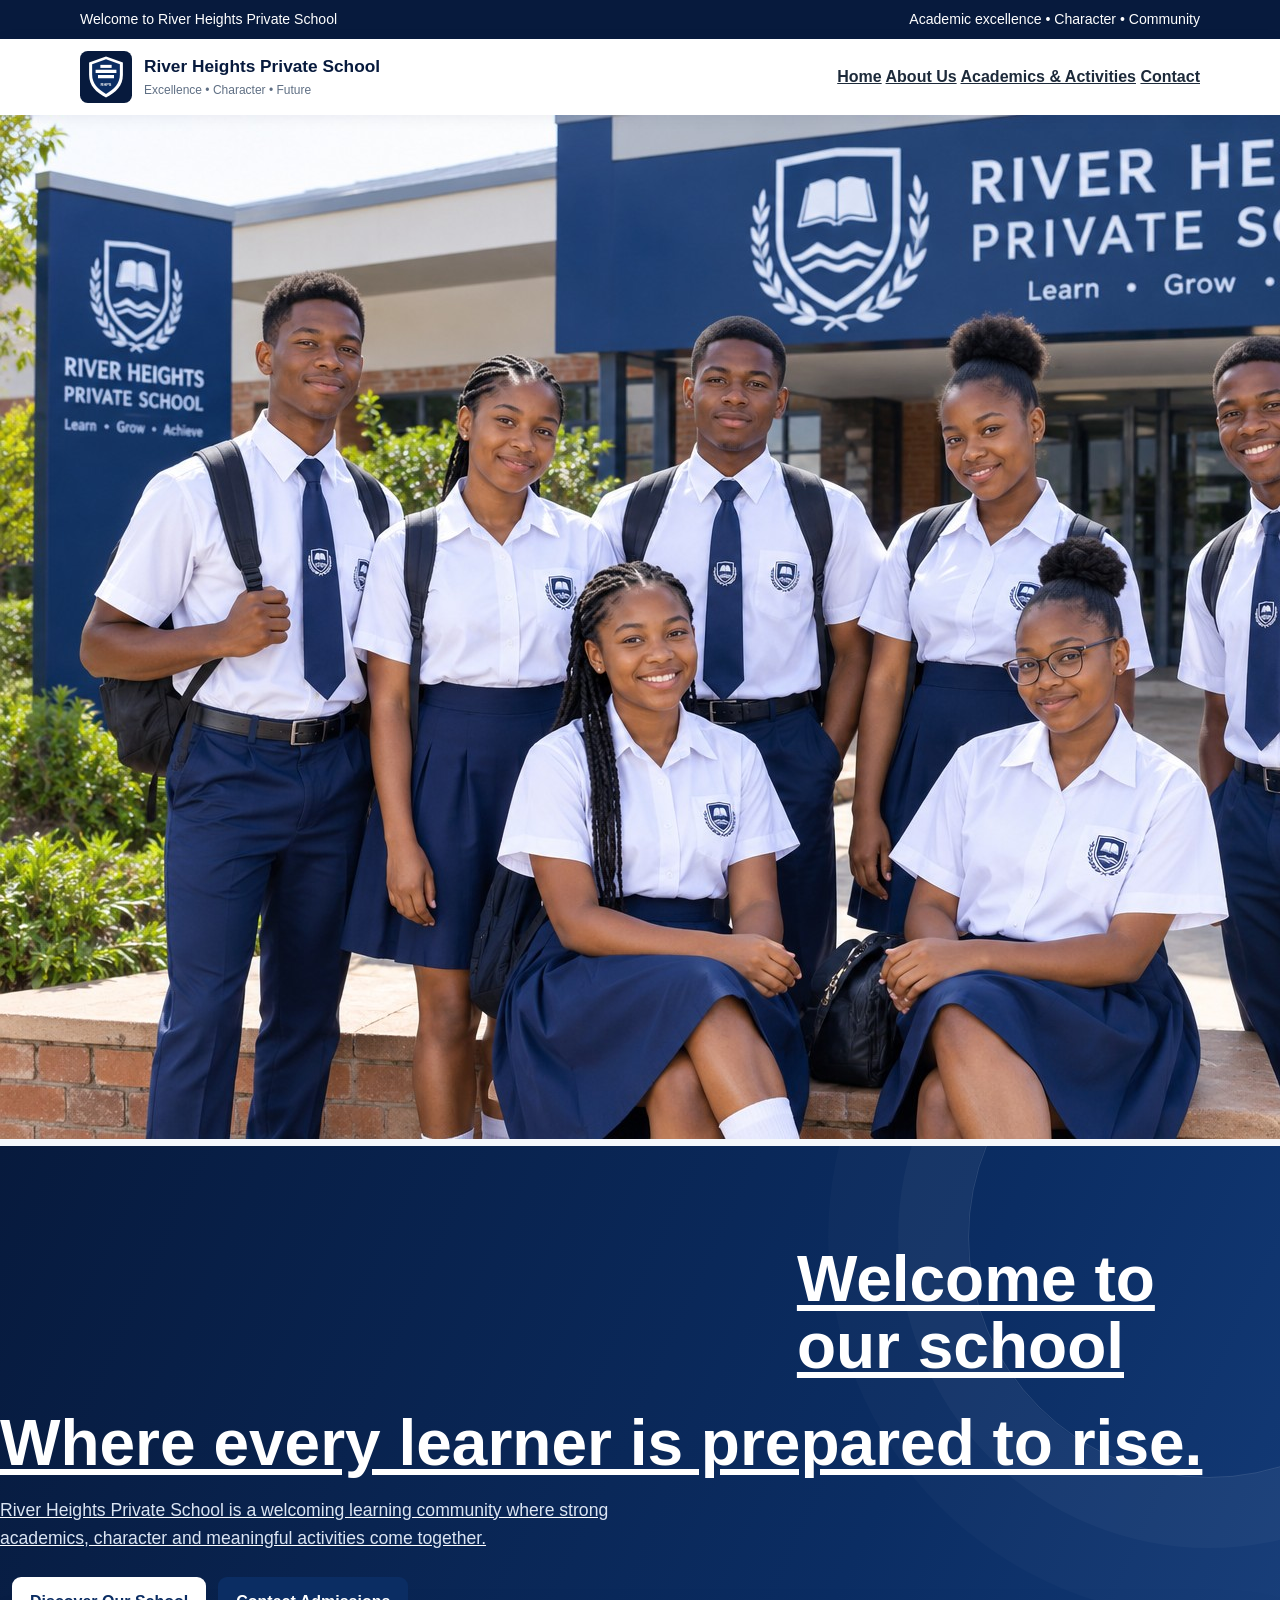
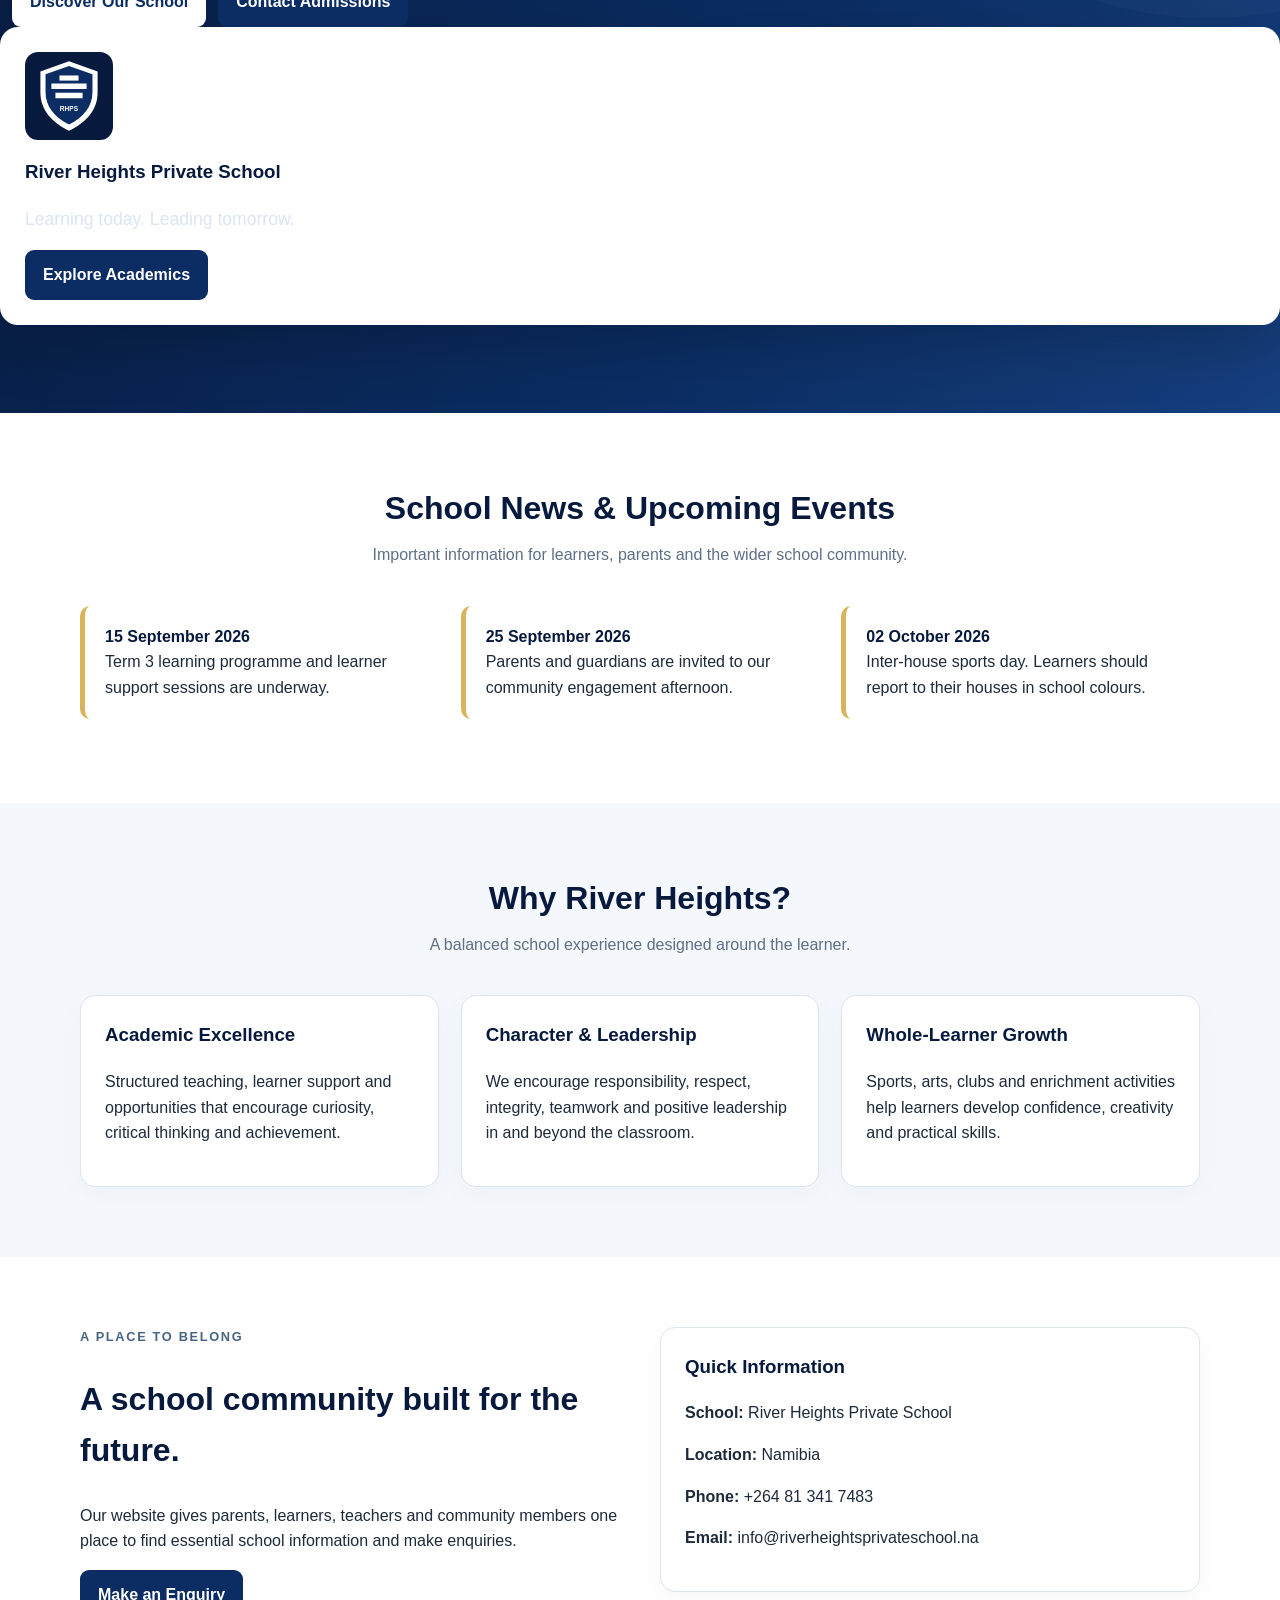
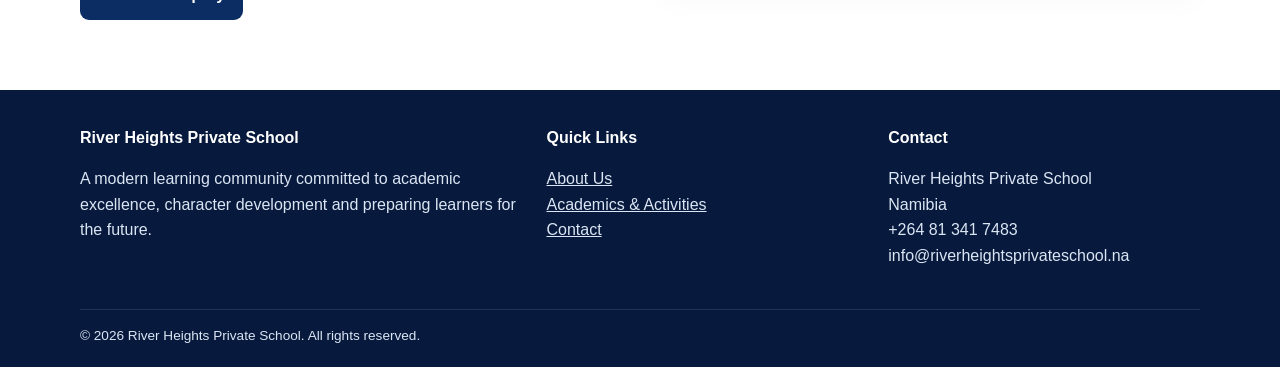
<file: index.html/index.html>
<!doctype html>
<html lang="en"><head><meta charset="utf-8"><meta name="viewport" content="width=device-width,initial-scale=1">
<title>Home | River Heights Private School</title><meta name="description" content="Official school website for River Heights Private School.">
<link rel="stylesheet" href="styles.css"></head><body>
<div class="topbar"><div class="container"><span>Welcome to River Heights Private School</span><span>Academic excellence • Character • Community</span></div></div>

<header>
  <div class="container nav">
    <a class="brand" href="index.html"><img src="assets/logo.svg" alt="River Heights Private School logo">
      <div><strong>River Heights Private School</strong><span>Excellence • Character • Future</span></div>
    </a>
 
    <style>font:12plx</style>
    
     <b> <a href="index.html" class="active">Home</a>

      <a href="about.html" class="">About Us</a>

      <a href="academics.html" class="">Academics & Activities</a>

      <a href="contact.html" class="">Contact</a></b>

  </div>
</header>
<a href="idex.html"><img src=".\assets\learners.jpg">

<section class="hero"><div class="container hero-grid"><p style="text-align: left;:>
  <div><div class="kicker"><h1>Welcome to our school</h1></div><h1>Where every learner is prepared to rise.</h1>
  <p>River Heights Private School is a welcoming learning community where strong academics, character and meaningful activities come together.</p></p>
  <div class="hero-actions"><a class="btn alt" href="about.html">Discover Our School</a><a class="btn" href="contact.html">Contact Admissions</a></div></div>
  <div class="hero-card"><img src="assets/logo.svg" alt="School crest">
    <h3>River Heights Private School</h3><p>Learning today. Leading tomorrow.</p>
    <a class="btn" href="academics.html">Explore Academics</a></div>
</div></section>

<section class="section white"><div class="container">
  <div class="section-head"><h2>School News & Upcoming Events</h2><p>Important information for learners, parents and the wider school community.</p></div>
  <div class="grid3">
    <div class="notice"><strong>15 September 2026</strong><br>Term 3 learning programme and learner support sessions are underway.</div>
    <div class="notice"><strong>25 September 2026</strong><br>Parents and guardians are invited to our community engagement afternoon.</div>
    <div class="notice"><strong>02 October 2026</strong><br>Inter-house sports day. Learners should report to their houses in school colours.</div>
  </div>
</div></section>

<section class="section"><div class="container"><div class="section-head"><h2>Why River Heights?</h2><p>A balanced school experience designed around the learner.</p></div>
<div class="grid3">
  <div class="card"><h3>Academic Excellence</h3><p>Structured teaching, learner support and opportunities that encourage curiosity, critical thinking and achievement.</p></div>
  <div class="card"><h3>Character & Leadership</h3><p>We encourage responsibility, respect, integrity, teamwork and positive leadership in and beyond the classroom.</p></div>
  <div class="card"><h3>Whole-Learner Growth</h3><p>Sports, arts, clubs and enrichment activities help learners develop confidence, creativity and practical skills.</p></div>
</div></div></section>

<section class="section white"><div class="container split"><div><div class="kicker" style="color:#496482">A place to belong</div>
<h2 style="color:#071a3d;font-size:2rem">A school community built for the future.</h2>
<p>Our website gives parents, learners, teachers and community members one place to find essential school information and make enquiries.</p>
<a class="btn" href="contact.html">Make an Enquiry</a></div>
<div class="card"><h3>Quick Information</h3><p><b>School:</b> River Heights Private School</p><p><b>Location:</b> Namibia</p><p><b>Phone:</b> +264 81 341 7483</p><p><b>Email:</b> info@riverheightsprivateschool.na</p></div>
</div></section>


<footer>
  <div class="container footer-grid">
    <div><div class="footer-title">River Heights Private School</div>
      <p>A modern learning community committed to academic excellence, character development and preparing learners for the future.</p></div>
    <div><div class="footer-title">Quick Links</div>
      <p><a href="about.html">About Us</a><br><a href="academics.html">Academics & Activities</a><br><a href="contact.html">Contact</a></p></div>
    <div><div class="footer-title">Contact</div>
      <p>River Heights Private School<br>Namibia<br>+264 81 341 7483<br>info@riverheightsprivateschool.na</p></div>
  </div>
  <div class="container copyright">© 2026 River Heights Private School. All rights reserved.</div>
</footer>
<script src="script.js"></script>

</body></html>
</file>
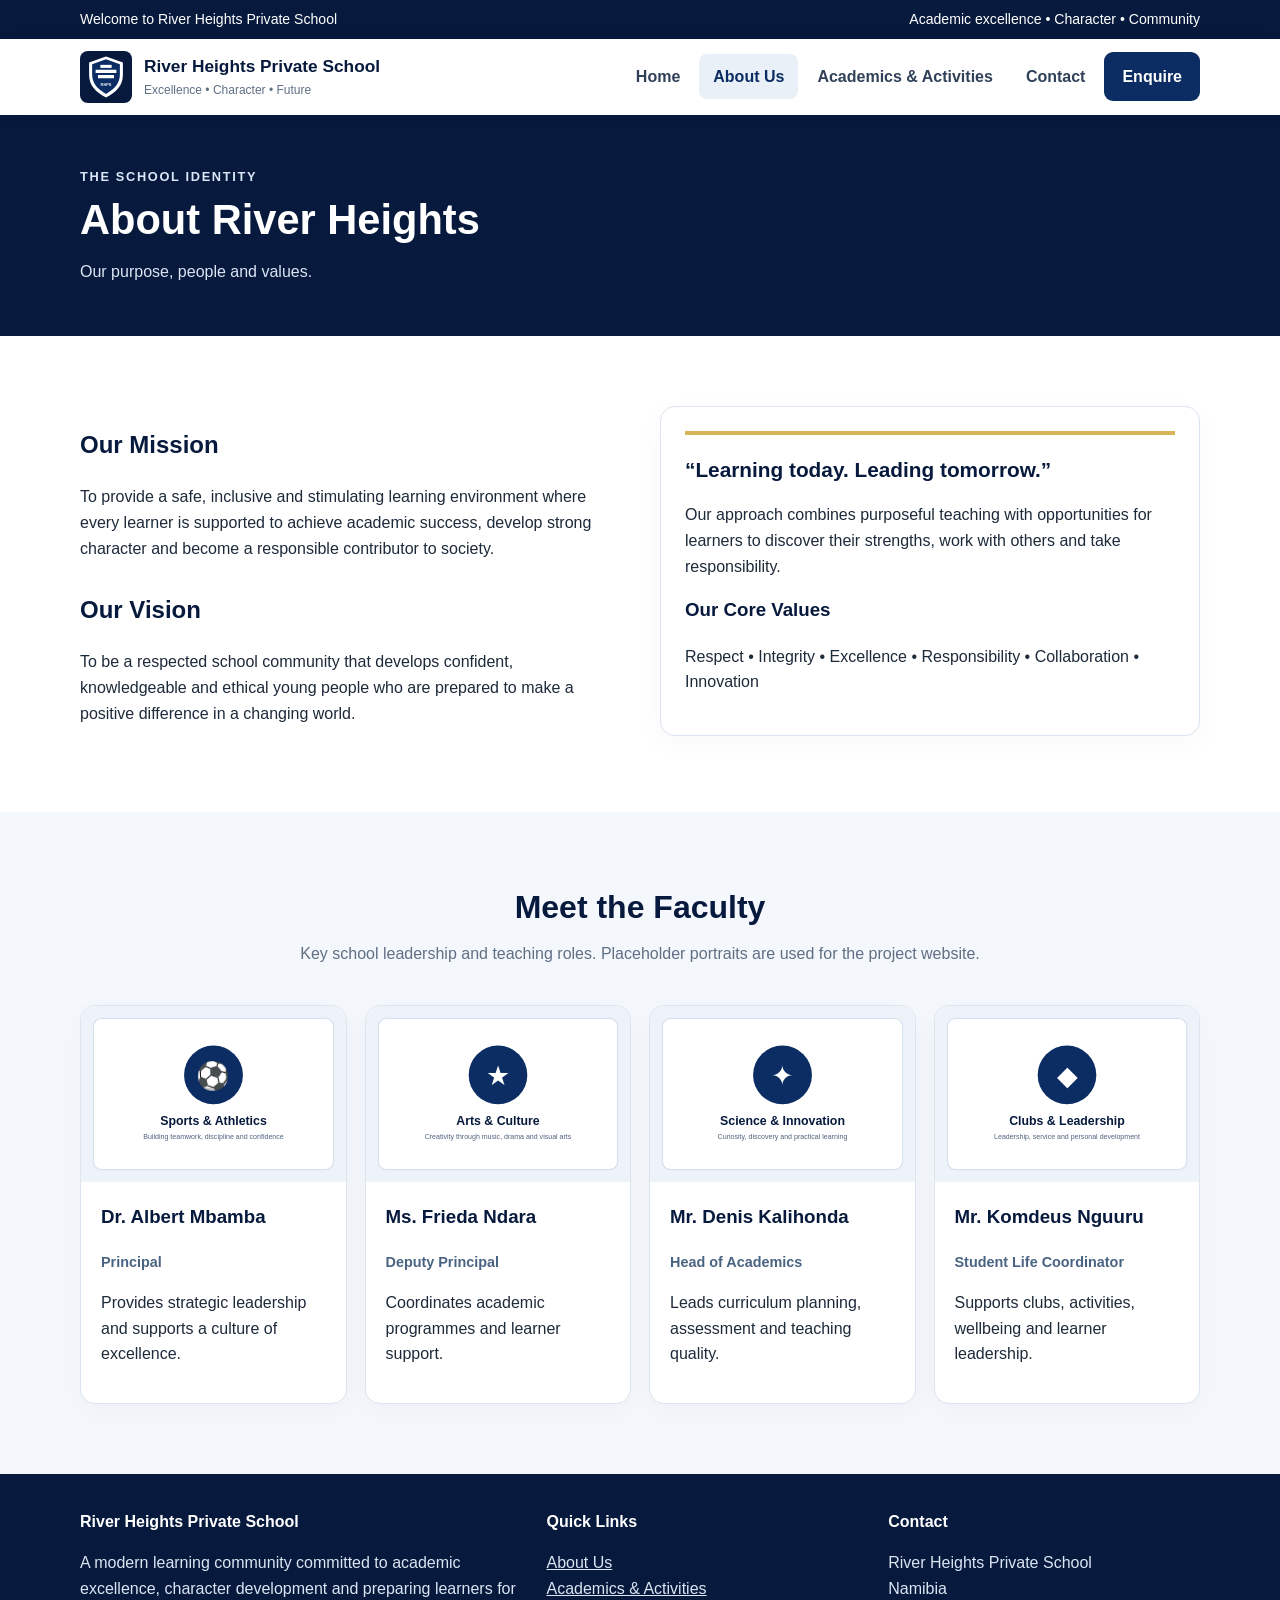
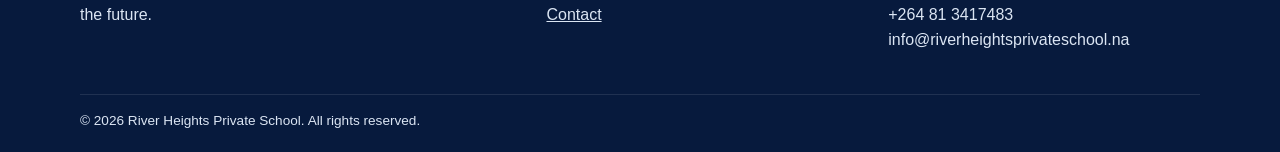
<file: index.html/about.html>
<!doctype html>
<html lang="en"><head><meta charset="utf-8"><meta name="viewport" content="width=device-width,initial-scale=1">
<title>About Us | River Heights Private School</title><meta name="description" content="Official school website for River Heights Private School.">
<link rel="stylesheet" href="styles.css"></head><body>
<div class="topbar"><div class="container"><span>Welcome to River Heights Private School</span><span>Academic excellence • Character • Community</span></div></div>

<header>
  <div class="container nav">
    <a class="brand" href="index.html"><img src="assets/logo.svg" alt="River Heights Private School logo">
      <div><strong>River Heights Private School</strong><span>Excellence • Character • Future</span></div>
    </a>
    <button class="mobile-menu" aria-label="Open navigation">☰</button>
    <nav>
      <a href="index.html" class="">Home</a>
      <a href="about.html" class="active">About Us</a>
      <a href="academics.html" class="">Academics & Activities</a>
      <a href="contact.html" class="">Contact</a>
      <a class="btn" href="contact.html#inquiry">Enquire</a>
    </nav>
  </div>
</header>


<section class="page-hero"><div class="container"><div class="kicker">The School Identity</div><h1>About River Heights</h1><p>Our purpose, people and values.</p></div></section>
<section class="section white"><div class="container split">
<div><h2 style="color:#071a3d">Our Mission</h2><p>To provide a safe, inclusive and stimulating learning environment where every learner is supported to achieve academic success, develop strong character and become a responsible contributor to society.</p>
<h2 style="color:#071a3d;margin-top:30px">Our Vision</h2><p>To be a respected school community that develops confident, knowledgeable and ethical young people who are prepared to make a positive difference in a changing world.</p></div>
<div class="card"><div class="quote">“Learning today. Leading tomorrow.”</div><p>Our approach combines purposeful teaching with opportunities for learners to discover their strengths, work with others and take responsibility.</p>
<h3>Our Core Values</h3><p>Respect • Integrity • Excellence • Responsibility • Collaboration • Innovation</p></div>
</div></section>
<section class="section"><div class="container"><div class="section-head"><h2>Meet the Faculty</h2><p>Key school leadership and teaching roles. Placeholder portraits are used for the project website.</p></div>
<div class="grid4">
  <div class="card faculty"><img src="assets/activity1.svg" alt="Placeholder portrait for Principal"><div class="inside"><h3>Dr. Albert Mbamba</h3><div class="role">Principal</div><p>Provides strategic leadership and supports a culture of excellence.</p></div></div>
  <div class="card faculty"><img src="assets/activity2.svg" alt="Placeholder portrait for Deputy Principal"><div class="inside"><h3>Ms. Frieda Ndara</h3><div class="role">Deputy Principal</div><p>Coordinates academic programmes and learner support.</p></div></div>
  <div class="card faculty"><img src="assets/activity3.svg" alt="Placeholder portrait for Head of Academics"><div class="inside"><h3>Mr. Denis Kalihonda</h3><div class="role">Head of Academics</div><p>Leads curriculum planning, assessment and teaching quality.</p></div></div>
  <div class="card faculty"><img src="assets/activity4.svg" alt="Placeholder portrait for Student Life Coordinator"><div class="inside"><h3>Mr. Komdeus Nguuru</h3><div class="role">Student Life Coordinator</div><p>Supports clubs, activities, wellbeing and learner leadership.</p></div></div>
</div></div></section>


<footer>
  <div class="container footer-grid">
    <div><div class="footer-title">River Heights Private School</div>
      <p>A modern learning community committed to academic excellence, character development and preparing learners for the future.</p></div>
    <div><div class="footer-title">Quick Links</div>
      <p><a href="about.html">About Us</a><br><a href="academics.html">Academics & Activities</a><br><a href="contact.html">Contact</a></p></div>
    <div><div class="footer-title">Contact</div>
      <p>River Heights Private School<br>Namibia<br>+264 81 3417483<br>info@riverheightsprivateschool.na</p></div>
  </div>
  <div class="container copyright">© 2026 River Heights Private School. All rights reserved.</div>
</footer>
<script src="script.js"></script>

</body></html>
</file>
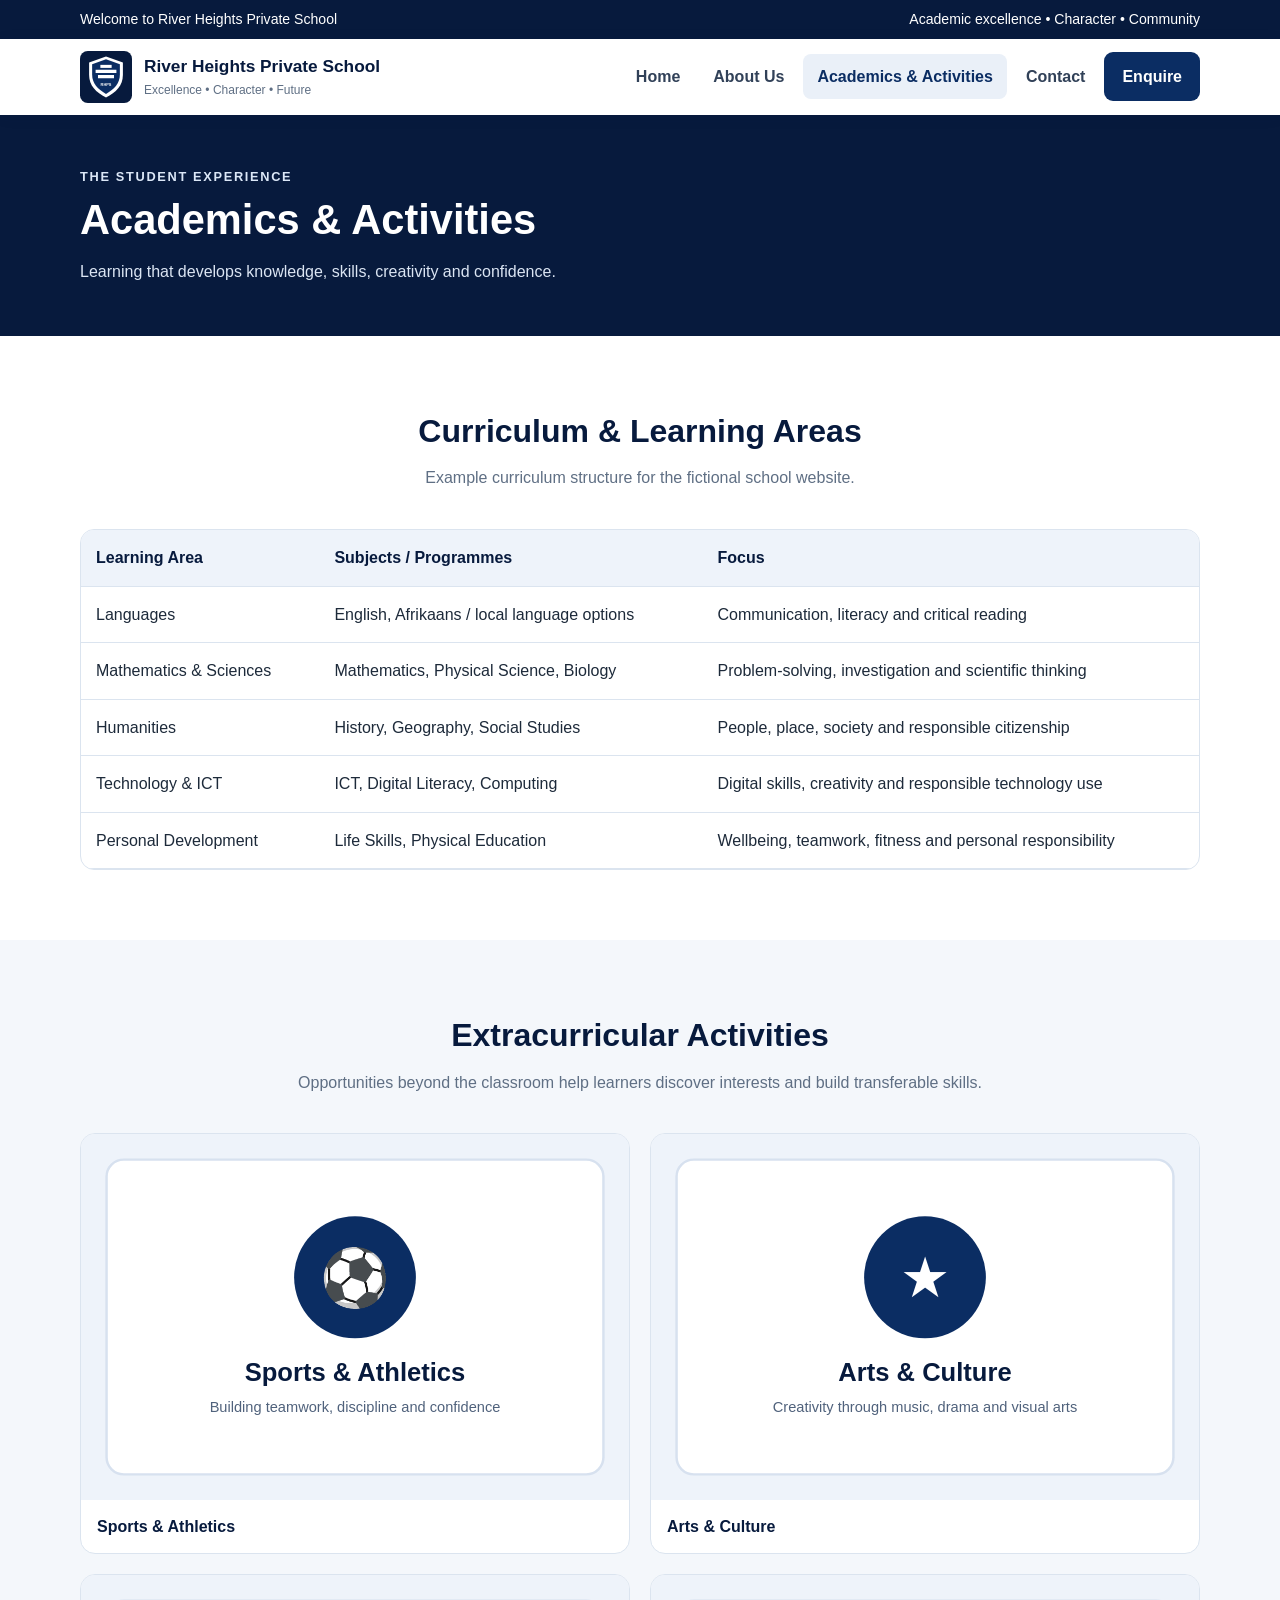
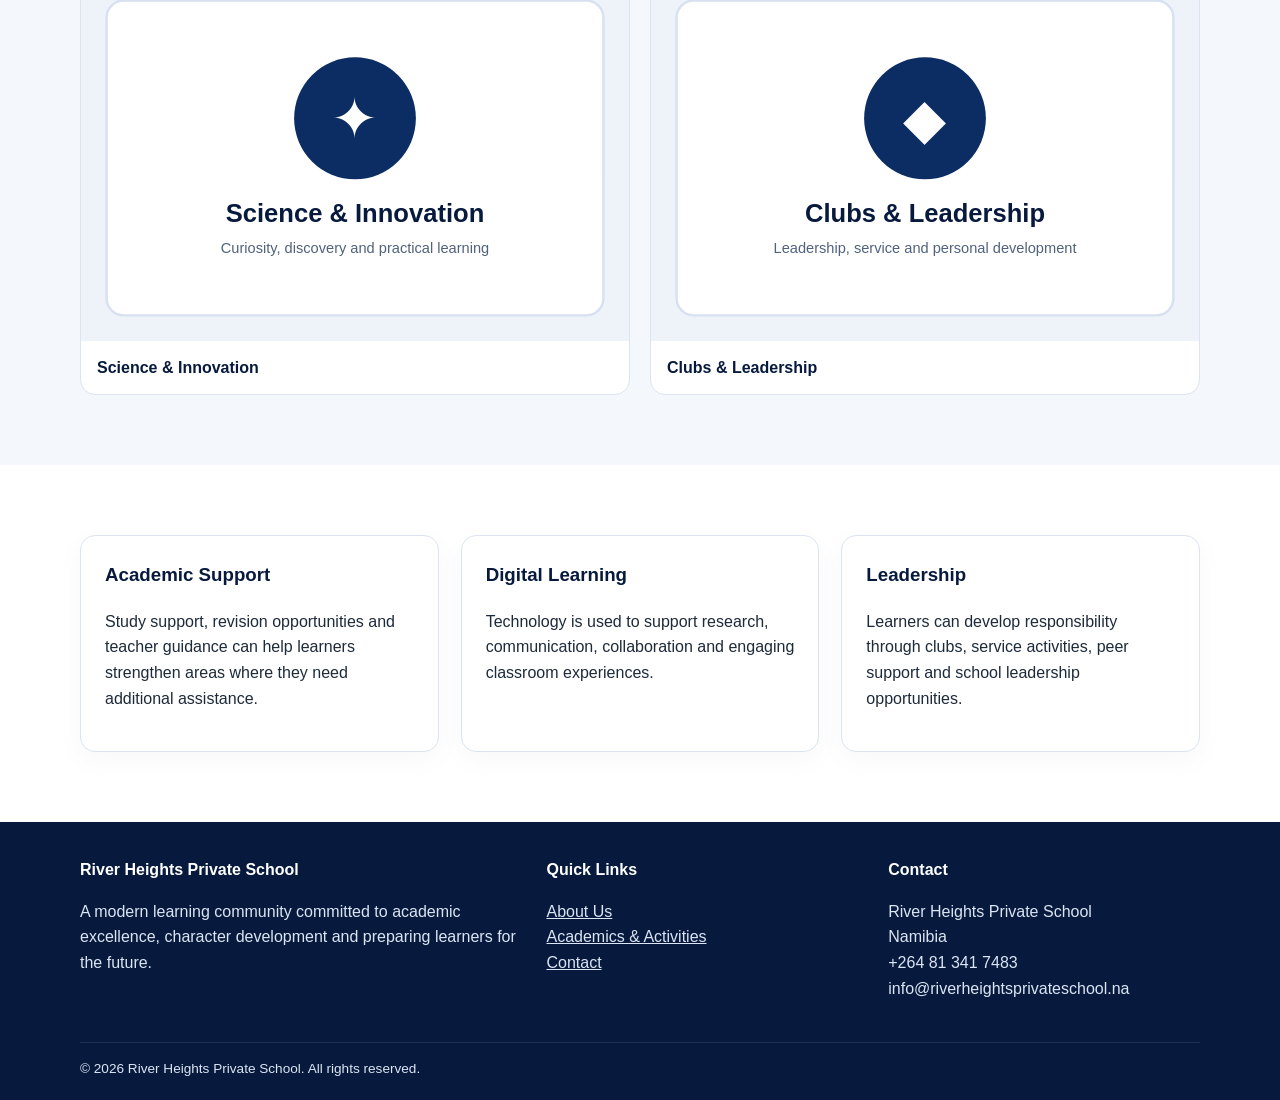
<file: index.html/academics.html>
<!doctype html>
<html lang="en"><head><meta charset="utf-8"><meta name="viewport" content="width=device-width,initial-scale=1">
<title>Academics & Activities | River Heights Private School</title><meta name="description" content="Official school website for River Heights Private School.">
<link rel="stylesheet" href="styles.css"></head><body>
<div class="topbar"><div class="container"><span>Welcome to River Heights Private School</span><span>Academic excellence • Character • Community</span></div></div>

<header>
  <div class="container nav">
    <a class="brand" href="index.html"><img src="assets/logo.svg" alt="River Heights Private School logo">
      <div><strong>River Heights Private School</strong><span>Excellence • Character • Future</span></div>
    </a>
    <button class="mobile-menu" aria-label="Open navigation">☰</button>
    <nav>
      <a href="index.html" class="">Home</a>
      <a href="about.html" class="">About Us</a>
      <a href="academics.html" class="active">Academics & Activities</a>
      <a href="contact.html" class="">Contact</a>
      <a class="btn" href="contact.html#inquiry">Enquire</a>
    </nav>
  </div>
</header>


<section class="page-hero"><div class="container"><div class="kicker">The Student Experience</div><h1>Academics & Activities</h1><p>Learning that develops knowledge, skills, creativity and confidence.</p></div></section>
<section class="section white"><div class="container"><div class="section-head"><h2>Curriculum & Learning Areas</h2><p>Example curriculum structure for the fictional school website.</p></div>
<div class="table-wrap"><table><thead><tr><th>Learning Area</th><th>Subjects / Programmes</th><th>Focus</th></tr></thead><tbody>
<tr><td>Languages</td><td>English, Afrikaans / local language options</td><td>Communication, literacy and critical reading</td></tr>
<tr><td>Mathematics & Sciences</td><td>Mathematics, Physical Science, Biology</td><td>Problem-solving, investigation and scientific thinking</td></tr>
<tr><td>Humanities</td><td>History, Geography, Social Studies</td><td>People, place, society and responsible citizenship</td></tr>
<tr><td>Technology & ICT</td><td>ICT, Digital Literacy, Computing</td><td>Digital skills, creativity and responsible technology use</td></tr>
<tr><td>Personal Development</td><td>Life Skills, Physical Education</td><td>Wellbeing, teamwork, fitness and personal responsibility</td></tr>
</tbody></table></div></div></section>

<section class="section"><div class="container"><div class="section-head"><h2>Extracurricular Activities</h2><p>Opportunities beyond the classroom help learners discover interests and build transferable skills.</p></div>
<div class="gallery">
<figure><img src="assets/activity1.svg" alt="Sports and athletics"><figcaption>Sports & Athletics</figcaption></figure>
<figure><img src="assets/activity2.svg" alt="Arts and culture"><figcaption>Arts & Culture</figcaption></figure>
<figure><img src="assets/activity3.svg" alt="Science and innovation"><figcaption>Science & Innovation</figcaption></figure>
<figure><img src="assets/activity4.svg" alt="Clubs and leadership"><figcaption>Clubs & Leadership</figcaption></figure>
</div></div></section>

<section class="section white"><div class="container"><div class="grid3">
<div class="card"><h3>Academic Support</h3><p>Study support, revision opportunities and teacher guidance can help learners strengthen areas where they need additional assistance.</p></div>
<div class="card"><h3>Digital Learning</h3><p>Technology is used to support research, communication, collaboration and engaging classroom experiences.</p></div>
<div class="card"><h3>Leadership</h3><p>Learners can develop responsibility through clubs, service activities, peer support and school leadership opportunities.</p></div>
</div></div></section>


<footer>
  <div class="container footer-grid">
    <div><div class="footer-title">River Heights Private School</div>
      <p>A modern learning community committed to academic excellence, character development and preparing learners for the future.</p></div>
    <div><div class="footer-title">Quick Links</div>
      <p><a href="about.html">About Us</a><br><a href="academics.html">Academics & Activities</a><br><a href="contact.html">Contact</a></p></div>
    <div><div class="footer-title">Contact</div>
      <p>River Heights Private School<br>Namibia<br>+264 81 341 7483<br>info@riverheightsprivateschool.na</p></div>
  </div>
  <div class="container copyright">© 2026 River Heights Private School. All rights reserved.</div>
</footer>
<script src="script.js"></script>

</body></html>
</file>
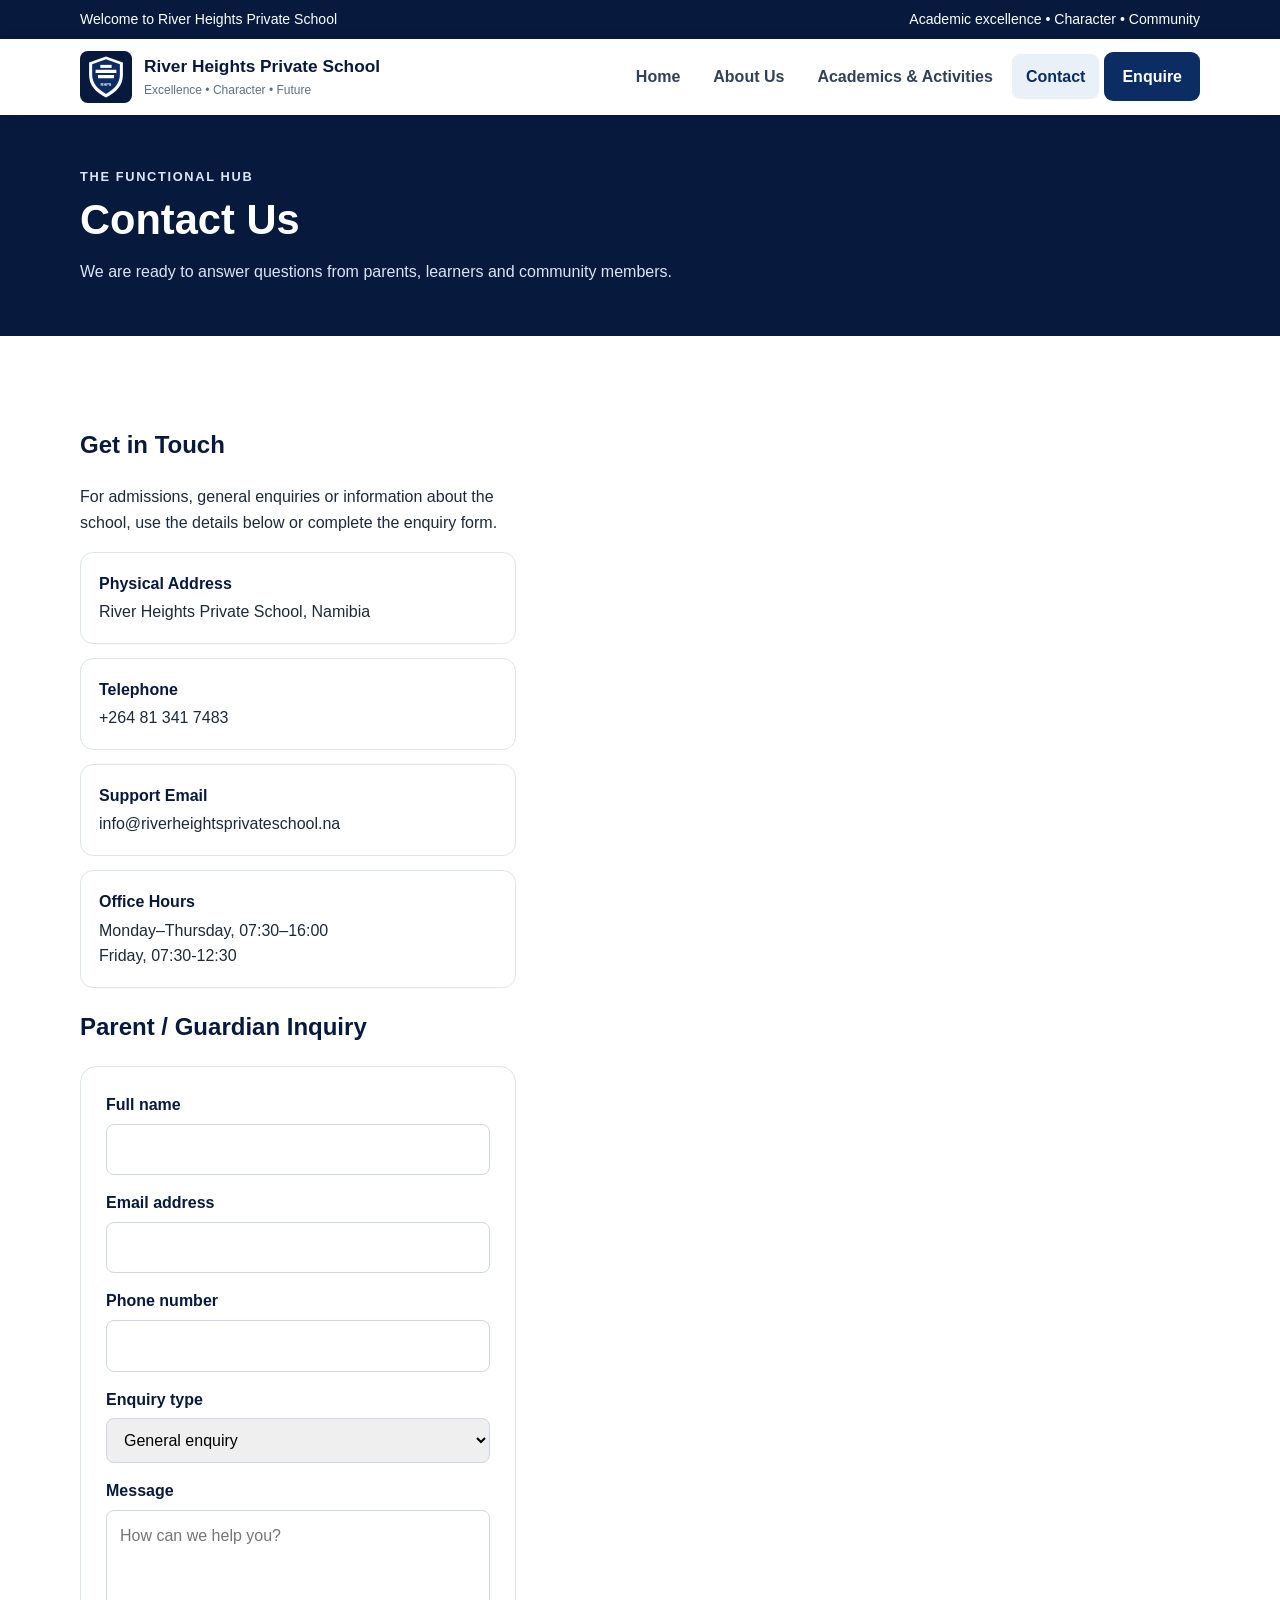
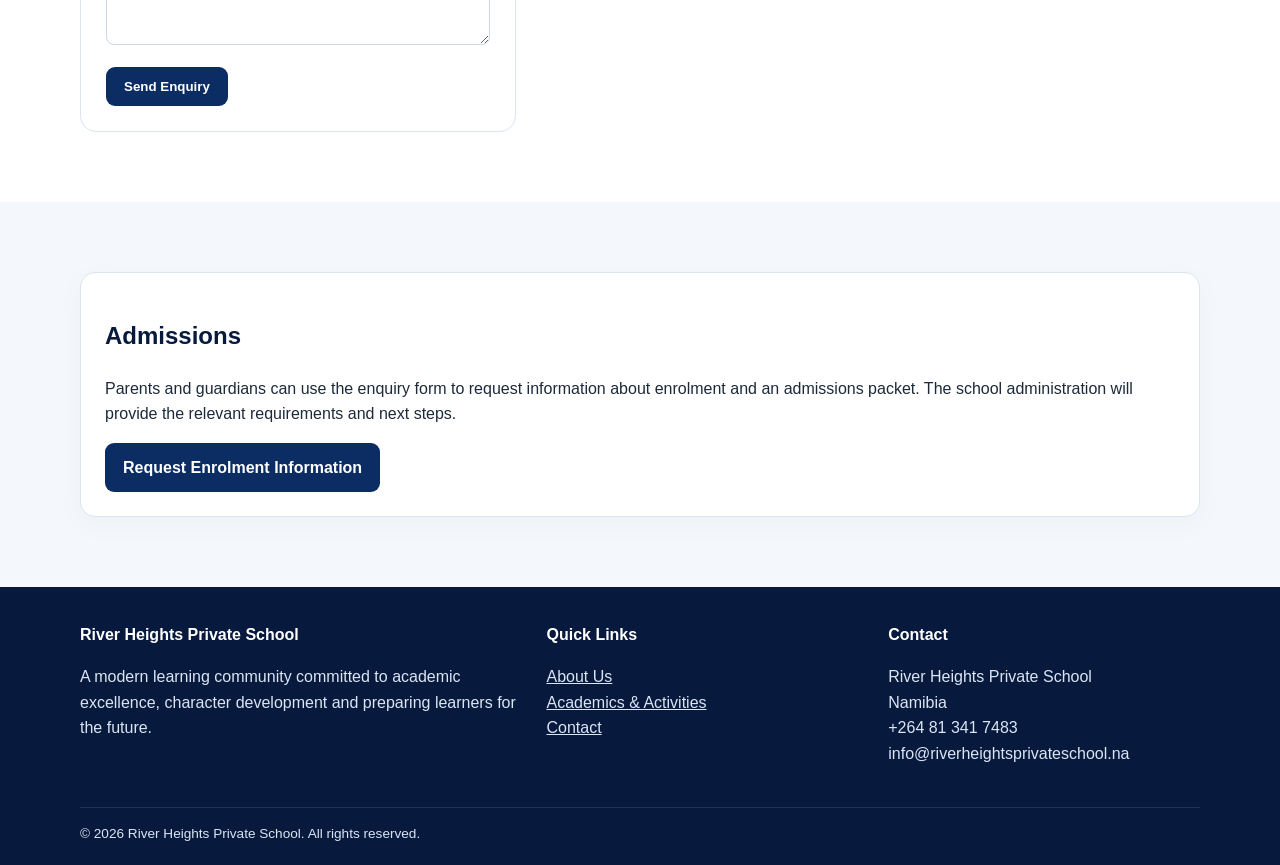
<file: index.html/contact.html>
<!doctype html>
<html lang="en"><head><meta charset="utf-8"><meta name="viewport" content="width=device-width,initial-scale=1">
<title>Contact | River Heights Private School</title><meta name="description" content="Official school website for River Heights Private School.">
<link rel="stylesheet" href="styles.css"></head><body>
<div class="topbar"><div class="container"><span>Welcome to River Heights Private School</span><span>Academic excellence • Character • Community</span></div></div>

<header>
  <div class="container nav">
    <a class="brand" href="index.html"><img src="assets/logo.svg" alt="River Heights Private School logo">
      <div><strong>River Heights Private School</strong><span>Excellence • Character • Future</span></div>
    </a>
    <button class="mobile-menu" aria-label="Open navigation">☰</button>
    <nav>
      <a href="index.html" class="">Home</a>
      <a href="about.html" class="">About Us</a>
      <a href="academics.html" class="">Academics & Activities</a>
      <a href="contact.html" class="active">Contact</a>
      <a class="btn" href="contact.html#inquiry">Enquire</a>
    </nav>
  </div>
</header>


<section class="page-hero"><div class="container"><div class="kicker">The Functional Hub</div><h1>Contact Us</h1><p>We are ready to answer questions from parents, learners and community members.</p></div></section>
<section class="section white"><div class="container contact-grid">
<div><h2 style="color:#071a3d">Get in Touch</h2><p>For admissions, general enquiries or information about the school, use the details below or complete the enquiry form.</p>
<div class="info-list">
<div class="info"><b>Physical Address</b>River Heights Private School, Namibia</div>
<div class="info"><b>Telephone</b>+264 81 341 7483</div>
<div class="info"><b>Support Email</b>info@riverheightsprivateschool.na</div>
<div class="info"><b>Office Hours</b>Monday–Thursday, 07:30–16:00
                   <div class>Friday, 07:30-12:30</div>
</div></div>
<div id="inquiry"><h2 style="color:#071a3d">Parent / Guardian Inquiry</h2>
<form id="inquiryForm">
<div class="field"><label for="name">Full name</label><input id="name" name="name" required></div>
<div class="field"><label for="email">Email address</label><input id="email" name="email" type="email" required></div>
<div class="field"><label for="phone">Phone number</label><input id="phone" name="phone" type="tel" required></div>
<div class="field"><label for="type">Enquiry type</label><select id="type" name="type"><option>General enquiry</option><option>Admissions / enrolment packet</option><option>Academic information</option><option>Extracurricular activities</option></select></div>
<div class="field"><label for="message">Message</label><textarea id="message" name="message" required placeholder="How can we help you?"></textarea></div>
<button class="btn" type="submit">Send Enquiry</button>
<div class="form-msg" aria-live="polite"></div>
</form></div>
</div></section>
<section class="section"><div class="container"><div class="card"><h2 style="color:#071a3d">Admissions</h2><p>Parents and guardians can use the enquiry form to request information about enrolment and an admissions packet. The school administration will provide the relevant requirements and next steps.</p><a class="btn" href="#inquiry">Request Enrolment Information</a></div></div></section>


<footer>
  <div class="container footer-grid">
    <div><div class="footer-title">River Heights Private School</div>
      <p>A modern learning community committed to academic excellence, character development and preparing learners for the future.</p></div>
    <div><div class="footer-title">Quick Links</div>
      <p><a href="about.html">About Us</a><br><a href="academics.html">Academics & Activities</a><br><a href="contact.html">Contact</a></p></div>
    <div><div class="footer-title">Contact</div>
      <p>River Heights Private School<br>Namibia<br>+264 81 341 7483<br>info@riverheightsprivateschool.na</p></div>
  </div>
  <div class="container copyright">© 2026 River Heights Private School. All rights reserved.</div>
</footer>
<script src="script.js"></script>

</body></html>
</file>
<file: index.html/styles.css>
:root{
  --navy:#071a3d; --blue:#0b2d63; --light:#f4f7fb; --white:#fff;
  --text:#1d2a3a; --muted:#5f6f84; --line:#dbe4ef; --gold:#d8b45a;
}
*{box-sizing:border-box}
html{scroll-behavior:smooth}
body{margin:0;font-family:Inter,Segoe UI,Arial,sans-serif;color:var(--text);background:var(--light);line-height:1.6}
a{color:inherit}
.container{width:min(1120px,92%);margin:auto}
.topbar{background:var(--navy);color:#fff;font-size:.88rem}
.topbar .container{display:flex;justify-content:space-between;gap:20px;padding:8px 0}
header{background:#fff;position:sticky;top:0;z-index:20;box-shadow:0 2px 14px #071a3d12}
.nav{display:flex;align-items:center;justify-content:space-between;padding:12px 0}
.brand{display:flex;align-items:center;gap:12px;text-decoration:none}
.brand img{width:52px;height:52px}.brand strong{display:block;color:var(--navy);font-size:1.08rem}.brand span{display:block;color:var(--muted);font-size:.75rem}
nav{display:flex;gap:5px;align-items:center}
nav a{text-decoration:none;padding:10px 14px;border-radius:8px;font-weight:650;color:#314158}
nav a:hover,nav a.active{background:#eaf0f8;color:var(--blue)}
.btn{display:inline-block;background:var(--blue);color:#fff!important;text-decoration:none;padding:12px 18px;border-radius:9px;font-weight:700;border:0;cursor:pointer}
.btn.alt{background:#fff;color:var(--blue)!important}
.hero{background:linear-gradient(115deg,#071a3d 0%,#0b2d63 62%,#163f7e 100%);color:#fff;padding:88px 0;position:relative;overflow:hidden}
.hero:after{content:"";position:absolute;width:480px;height:480px;border:1px solid #ffffff20;border-radius:50%;right:-170px;top:-150px;box-shadow:0 0 0 70px #ffffff08,0 0 0 140px #ffffff05}
.hero-grid{display:grid;grid-template-columns:1.25fr .75fr;gap:45px;align-items:center}
.kicker{letter-spacing:.13em;text-transform:uppercase;color:#dbe7f7;font-weight:800;font-size:.8rem}
.hero h1{font-size:clamp(2.3rem,5vw,4.3rem);line-height:1.05;margin:12px 0 18px}
.hero p{font-size:1.1rem;color:#dbe5f3;max-width:650px}
.hero-actions{display:flex;gap:12px;flex-wrap:wrap;margin-top:25px}
.hero-card{background:#fff;color:var(--text);padding:25px;border-radius:18px;box-shadow:0 20px 60px #0003}
.hero-card img{width:88px;height:88px}.hero-card h3{margin:10px 0 3px;color:var(--navy)}
.section{padding:70px 0}.section.white{background:#fff}
.section-head{text-align:center;max-width:720px;margin:0 auto 38px}
.section-head h2{color:var(--navy);font-size:2rem;margin:0 0 8px}.section-head p{color:var(--muted);margin:0}
.grid3{display:grid;grid-template-columns:repeat(3,1fr);gap:22px}
.grid4{display:grid;grid-template-columns:repeat(4,1fr);gap:18px}
.card{background:#fff;border:1px solid var(--line);border-radius:15px;padding:24px;box-shadow:0 8px 30px #071a3d08}
.card h3{color:var(--navy);margin-top:0}
.notice{border-left:5px solid var(--gold);padding:18px 20px;background:#fff;border-radius:10px;margin-bottom:14px}
.notice strong{color:var(--navy)}
.page-hero{background:var(--navy);color:#fff;padding:52px 0}.page-hero h1{font-size:2.6rem;margin:0 0 5px}.page-hero p{color:#dbe5f3;margin:0}
.split{display:grid;grid-template-columns:1fr 1fr;gap:40px;align-items:start}
.quote{font-size:1.3rem;color:var(--navy);font-weight:700;border-top:4px solid var(--gold);padding-top:18px}
.faculty{overflow:hidden;padding:0}.faculty img{width:100%;display:block}.faculty .inside{padding:20px}.role{color:#496482;font-weight:700;font-size:.9rem}
.table-wrap{overflow-x:auto;background:#fff;border:1px solid var(--line);border-radius:14px}
table{width:100%;border-collapse:collapse}th,td{padding:15px;border-bottom:1px solid var(--line);text-align:left}th{background:#eef3fa;color:var(--navy)}
.gallery{display:grid;grid-template-columns:repeat(2,1fr);gap:20px}.gallery figure{margin:0;background:#fff;border:1px solid var(--line);border-radius:15px;overflow:hidden}.gallery img{display:block;width:100%}.gallery figcaption{padding:14px 16px;font-weight:700;color:var(--navy)}
.contact-grid{display:grid;grid-template-columns:.8fr 1.2fr;gap:30px}.info-list{display:grid;gap:14px}.info{background:#fff;border:1px solid var(--line);border-radius:13px;padding:18px}.info b{display:block;color:var(--navy);margin-bottom:3px}
form{background:#fff;border:1px solid var(--line);border-radius:16px;padding:25px}.field{margin-bottom:15px}label{display:block;font-weight:700;color:var(--navy);margin-bottom:6px}input,textarea,select{width:100%;padding:12px 13px;border:1px solid #cbd7e5;border-radius:8px;font:inherit}textarea{min-height:135px;resize:vertical}.form-msg{display:none;margin-top:14px;padding:12px;border-radius:8px;background:#e8f5ed;color:#185a35}
footer{background:var(--navy);color:#dbe5f3;padding:35px 0 20px}.footer-grid{display:grid;grid-template-columns:1.4fr 1fr 1fr;gap:30px}.footer-title{color:#fff;font-weight:800}.copyright{border-top:1px solid #ffffff1a;margin-top:25px;padding-top:15px;font-size:.85rem}
.mobile-menu{display:none;background:#fff;border:1px solid var(--line);padding:8px 10px;border-radius:7px}
@media(max-width:850px){
  nav{display:none;position:absolute;left:4%;right:4%;top:77px;background:#fff;border:1px solid var(--line);padding:10px;box-shadow:0 15px 35px #0002;flex-direction:column;align-items:stretch}
  nav.open{display:flex}.mobile-menu{display:block}.hero-grid,.split,.contact-grid{grid-template-columns:1fr}.grid4{grid-template-columns:repeat(2,1fr)}.grid3{grid-template-columns:1fr}.footer-grid{grid-template-columns:1fr}.hero{padding:65px 0}
}
@media(max-width:500px){.grid4,.gallery{grid-template-columns:1fr}.topbar .container{flex-direction:column;gap:2px}}
</file>
